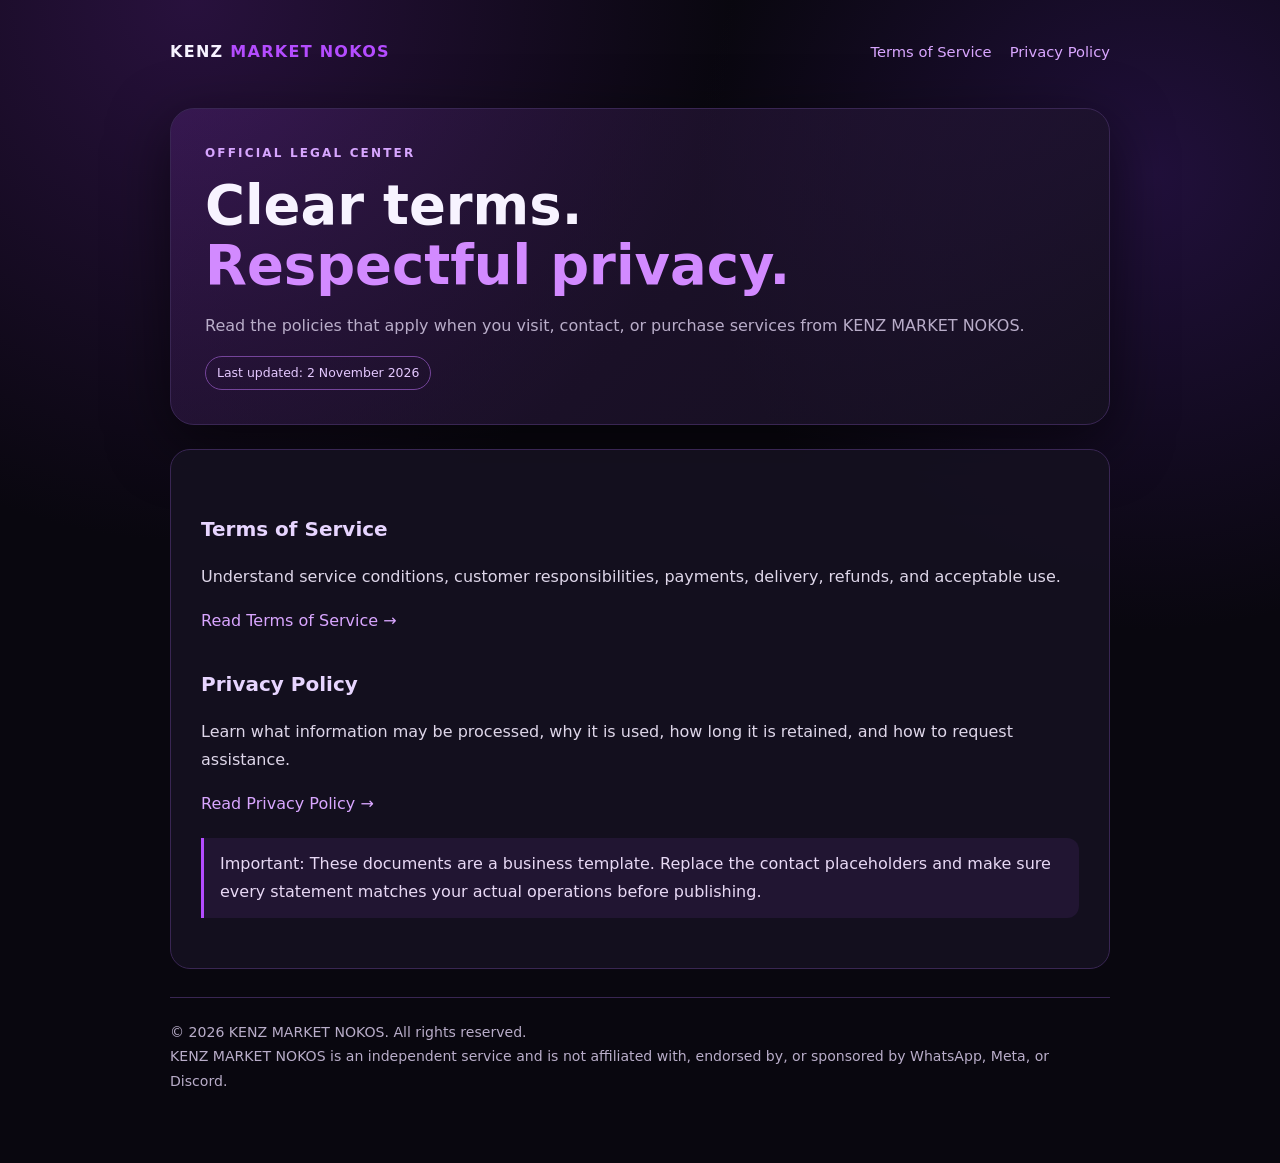
<file: index.html>
<!doctype html>
<html lang="en"><head><meta charset="utf-8"><meta name="viewport" content="width=device-width,initial-scale=1"><meta name="theme-color" content="#09070f"><meta name="description" content="Official legal documents for KENZ MARKET NOKOS."><title>KENZ MARKET NOKOS — Legal</title><link rel="stylesheet" href="style.css"></head>
<body><main class="wrap"><nav><div class="brand">KENZ <span>MARKET NOKOS</span></div><div class="navlinks"><a href="terms.html">Terms of Service</a><a href="privacy.html">Privacy Policy</a></div></nav>
<section class="hero"><div class="eyebrow">Official Legal Center</div><h1>Clear terms.<br><span style="color:#d28aff">Respectful privacy.</span></h1><p class="muted">Read the policies that apply when you visit, contact, or purchase services from KENZ MARKET NOKOS.</p><span class="pill">Last updated: 2 November 2026</span></section>
<section class="content"><h2>Terms of Service</h2><p>Understand service conditions, customer responsibilities, payments, delivery, refunds, and acceptable use.</p><p><a href="terms.html">Read Terms of Service →</a></p><h2>Privacy Policy</h2><p>Learn what information may be processed, why it is used, how long it is retained, and how to request assistance.</p><p><a href="privacy.html">Read Privacy Policy →</a></p><div class="notice">Important: These documents are a business template. Replace the contact placeholders and make sure every statement matches your actual operations before publishing.</div></section>
<footer>© 2026 KENZ MARKET NOKOS. All rights reserved. <br>KENZ MARKET NOKOS is an independent service and is not affiliated with, endorsed by, or sponsored by WhatsApp, Meta, or Discord.</footer></main></body></html>
</file>
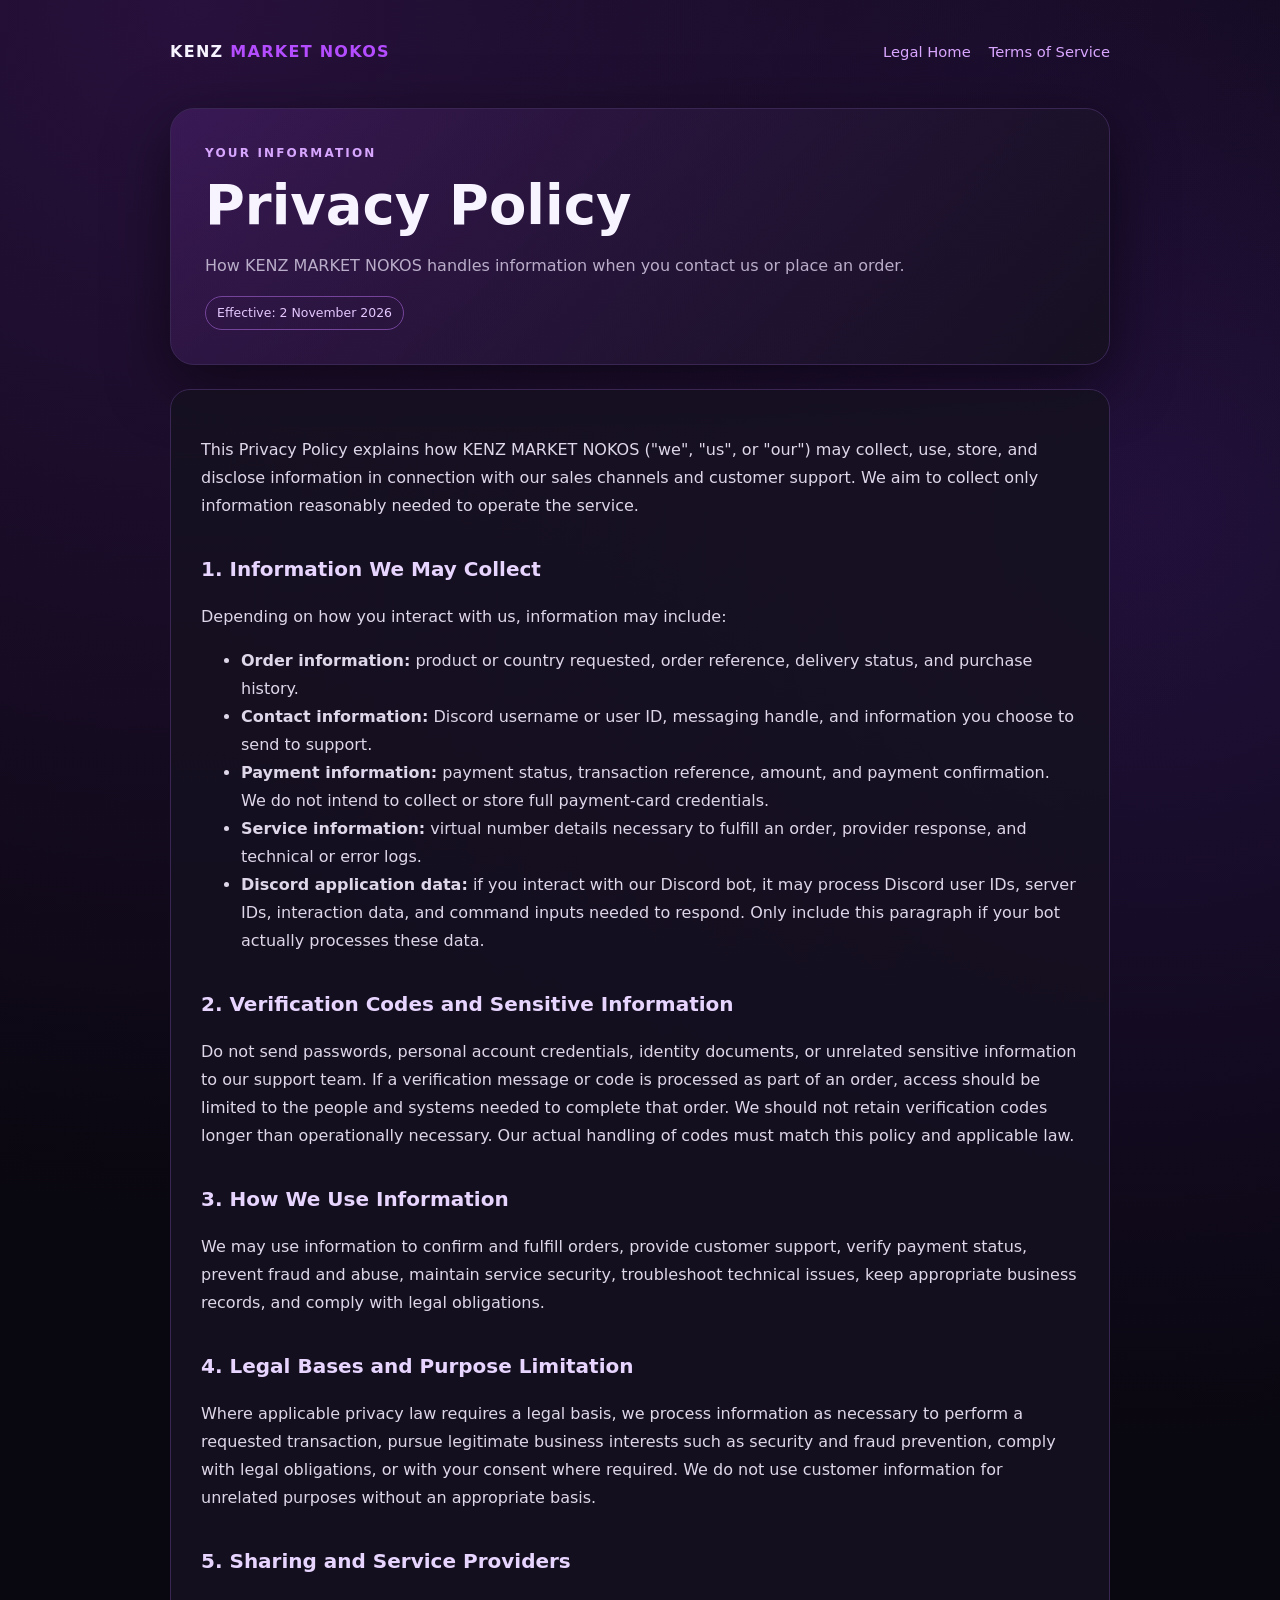
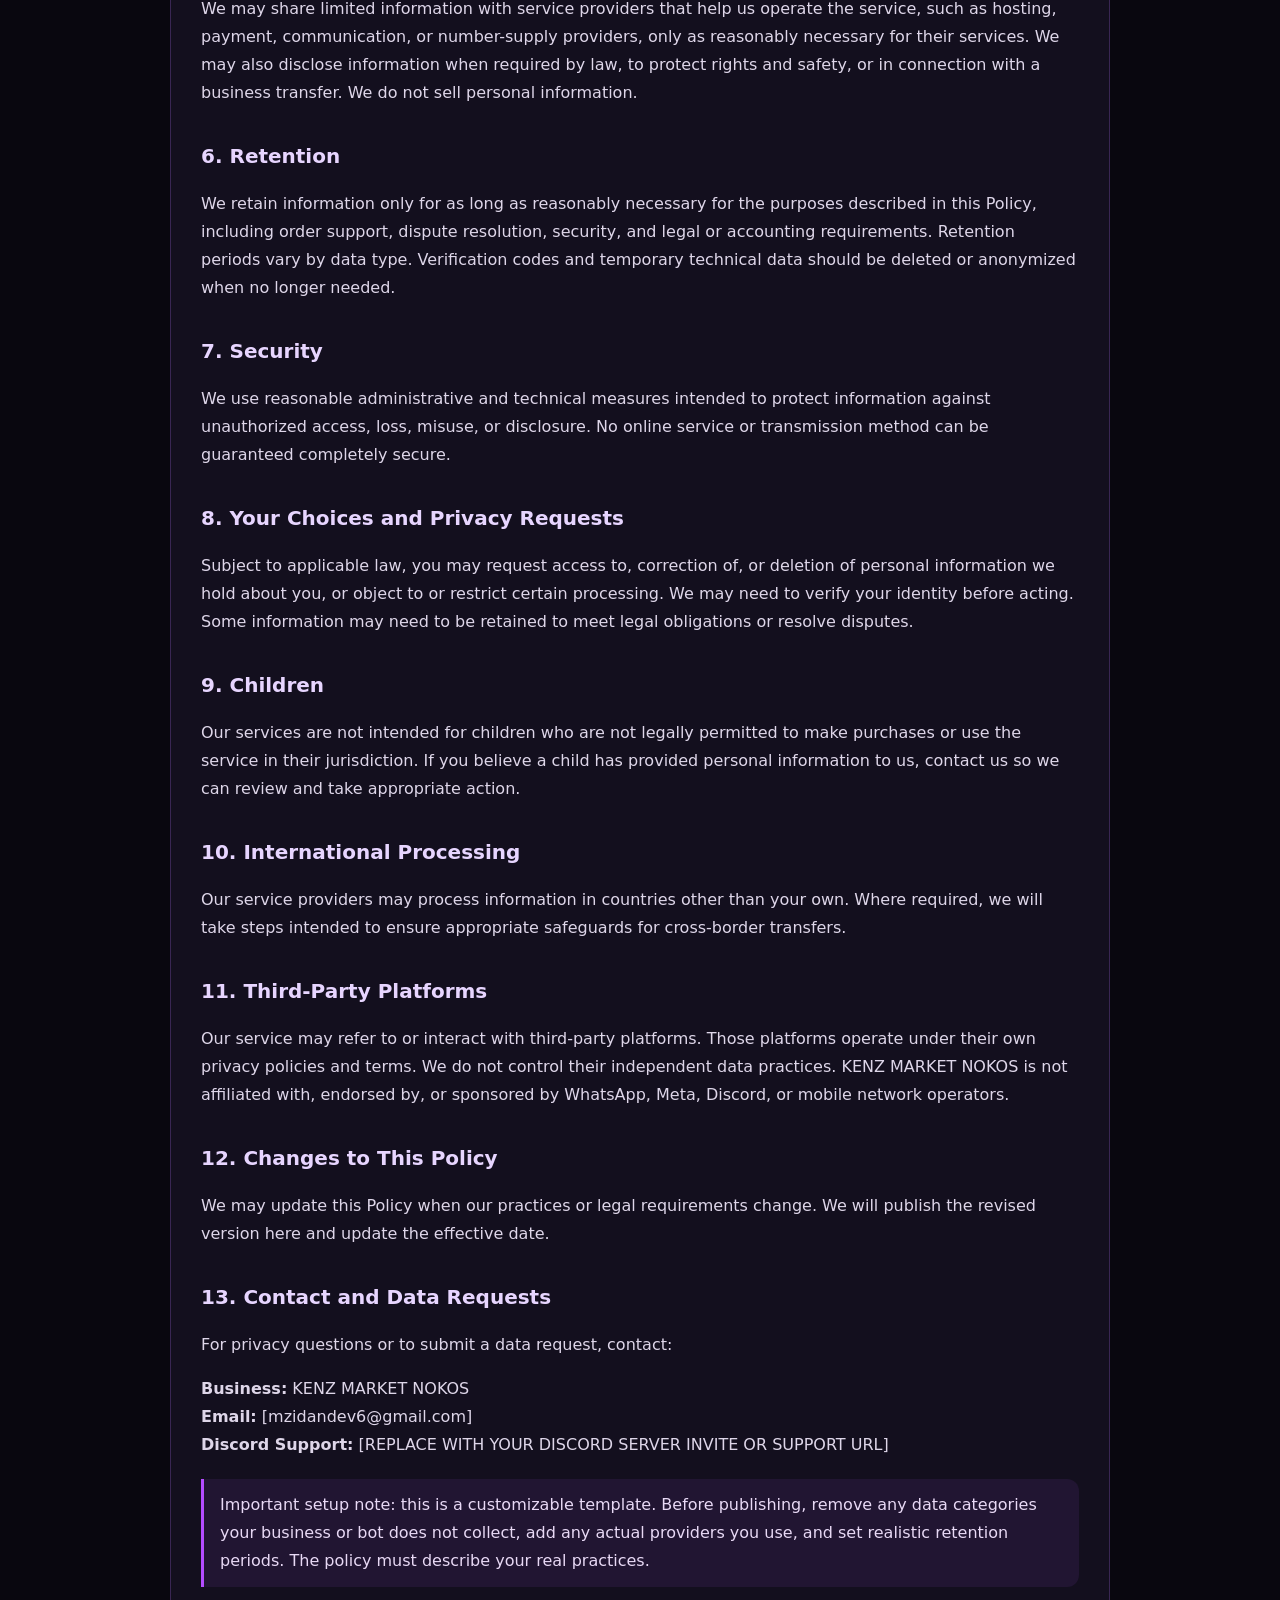
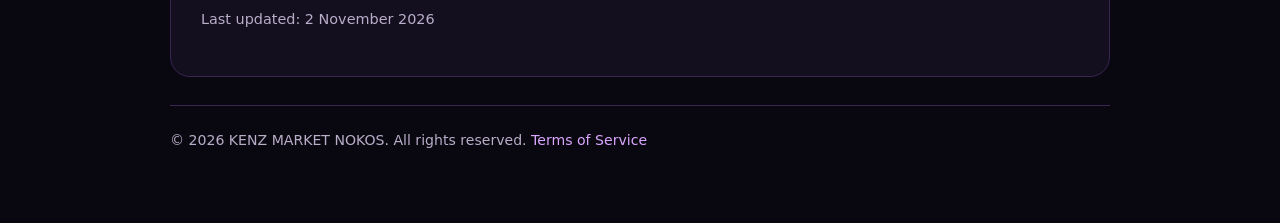
<file: privacy.html>
<!doctype html>
<html lang="en"><head><meta charset="utf-8"><meta name="viewport" content="width=device-width,initial-scale=1"><meta name="description" content="Privacy Policy for KENZ MARKET NOKOS."><title>Privacy Policy — KENZ MARKET NOKOS</title><link rel="stylesheet" href="style.css"></head><body><main class="wrap">
<nav><div class="brand">KENZ <span>MARKET NOKOS</span></div><div class="navlinks"><a href="index.html">Legal Home</a><a href="terms.html">Terms of Service</a></div></nav>
<header class="hero"><div class="eyebrow">Your Information</div><h1>Privacy Policy</h1><p class="muted">How KENZ MARKET NOKOS handles information when you contact us or place an order.</p><span class="pill">Effective: 2 November 2026</span></header>
<article class="content">
<p>This Privacy Policy explains how KENZ MARKET NOKOS ("we", "us", or "our") may collect, use, store, and disclose information in connection with our sales channels and customer support. We aim to collect only information reasonably needed to operate the service.</p>
<h2>1. Information We May Collect</h2><p>Depending on how you interact with us, information may include:</p><ul><li><strong>Order information:</strong> product or country requested, order reference, delivery status, and purchase history.</li><li><strong>Contact information:</strong> Discord username or user ID, messaging handle, and information you choose to send to support.</li><li><strong>Payment information:</strong> payment status, transaction reference, amount, and payment confirmation. We do not intend to collect or store full payment-card credentials.</li><li><strong>Service information:</strong> virtual number details necessary to fulfill an order, provider response, and technical or error logs.</li><li><strong>Discord application data:</strong> if you interact with our Discord bot, it may process Discord user IDs, server IDs, interaction data, and command inputs needed to respond. Only include this paragraph if your bot actually processes these data.</li></ul>
<h2>2. Verification Codes and Sensitive Information</h2><p>Do not send passwords, personal account credentials, identity documents, or unrelated sensitive information to our support team. If a verification message or code is processed as part of an order, access should be limited to the people and systems needed to complete that order. We should not retain verification codes longer than operationally necessary. Our actual handling of codes must match this policy and applicable law.</p>
<h2>3. How We Use Information</h2><p>We may use information to confirm and fulfill orders, provide customer support, verify payment status, prevent fraud and abuse, maintain service security, troubleshoot technical issues, keep appropriate business records, and comply with legal obligations.</p>
<h2>4. Legal Bases and Purpose Limitation</h2><p>Where applicable privacy law requires a legal basis, we process information as necessary to perform a requested transaction, pursue legitimate business interests such as security and fraud prevention, comply with legal obligations, or with your consent where required. We do not use customer information for unrelated purposes without an appropriate basis.</p>
<h2>5. Sharing and Service Providers</h2><p>We may share limited information with service providers that help us operate the service, such as hosting, payment, communication, or number-supply providers, only as reasonably necessary for their services. We may also disclose information when required by law, to protect rights and safety, or in connection with a business transfer. We do not sell personal information.</p>
<h2>6. Retention</h2><p>We retain information only for as long as reasonably necessary for the purposes described in this Policy, including order support, dispute resolution, security, and legal or accounting requirements. Retention periods vary by data type. Verification codes and temporary technical data should be deleted or anonymized when no longer needed.</p>
<h2>7. Security</h2><p>We use reasonable administrative and technical measures intended to protect information against unauthorized access, loss, misuse, or disclosure. No online service or transmission method can be guaranteed completely secure.</p>
<h2>8. Your Choices and Privacy Requests</h2><p>Subject to applicable law, you may request access to, correction of, or deletion of personal information we hold about you, or object to or restrict certain processing. We may need to verify your identity before acting. Some information may need to be retained to meet legal obligations or resolve disputes.</p>
<h2>9. Children</h2><p>Our services are not intended for children who are not legally permitted to make purchases or use the service in their jurisdiction. If you believe a child has provided personal information to us, contact us so we can review and take appropriate action.</p>
<h2>10. International Processing</h2><p>Our service providers may process information in countries other than your own. Where required, we will take steps intended to ensure appropriate safeguards for cross-border transfers.</p>
<h2>11. Third-Party Platforms</h2><p>Our service may refer to or interact with third-party platforms. Those platforms operate under their own privacy policies and terms. We do not control their independent data practices. KENZ MARKET NOKOS is not affiliated with, endorsed by, or sponsored by WhatsApp, Meta, Discord, or mobile network operators.</p>
<h2>12. Changes to This Policy</h2><p>We may update this Policy when our practices or legal requirements change. We will publish the revised version here and update the effective date.</p>
<h2>13. Contact and Data Requests</h2><p>For privacy questions or to submit a data request, contact:</p><p><strong>Business:</strong> KENZ MARKET NOKOS<br><strong>Email:</strong> [mzidandev6@gmail.com]<br><strong>Discord Support:</strong> [REPLACE WITH YOUR DISCORD SERVER INVITE OR SUPPORT URL]</p>
<div class="notice">Important setup note: this is a customizable template. Before publishing, remove any data categories your business or bot does not collect, add any actual providers you use, and set realistic retention periods. The policy must describe your real practices.</div>
<p class="meta">Last updated: 2 November 2026</p></article><footer>© 2026 KENZ MARKET NOKOS. All rights reserved. <a href="terms.html">Terms of Service</a></footer></main></body></html>
</file>
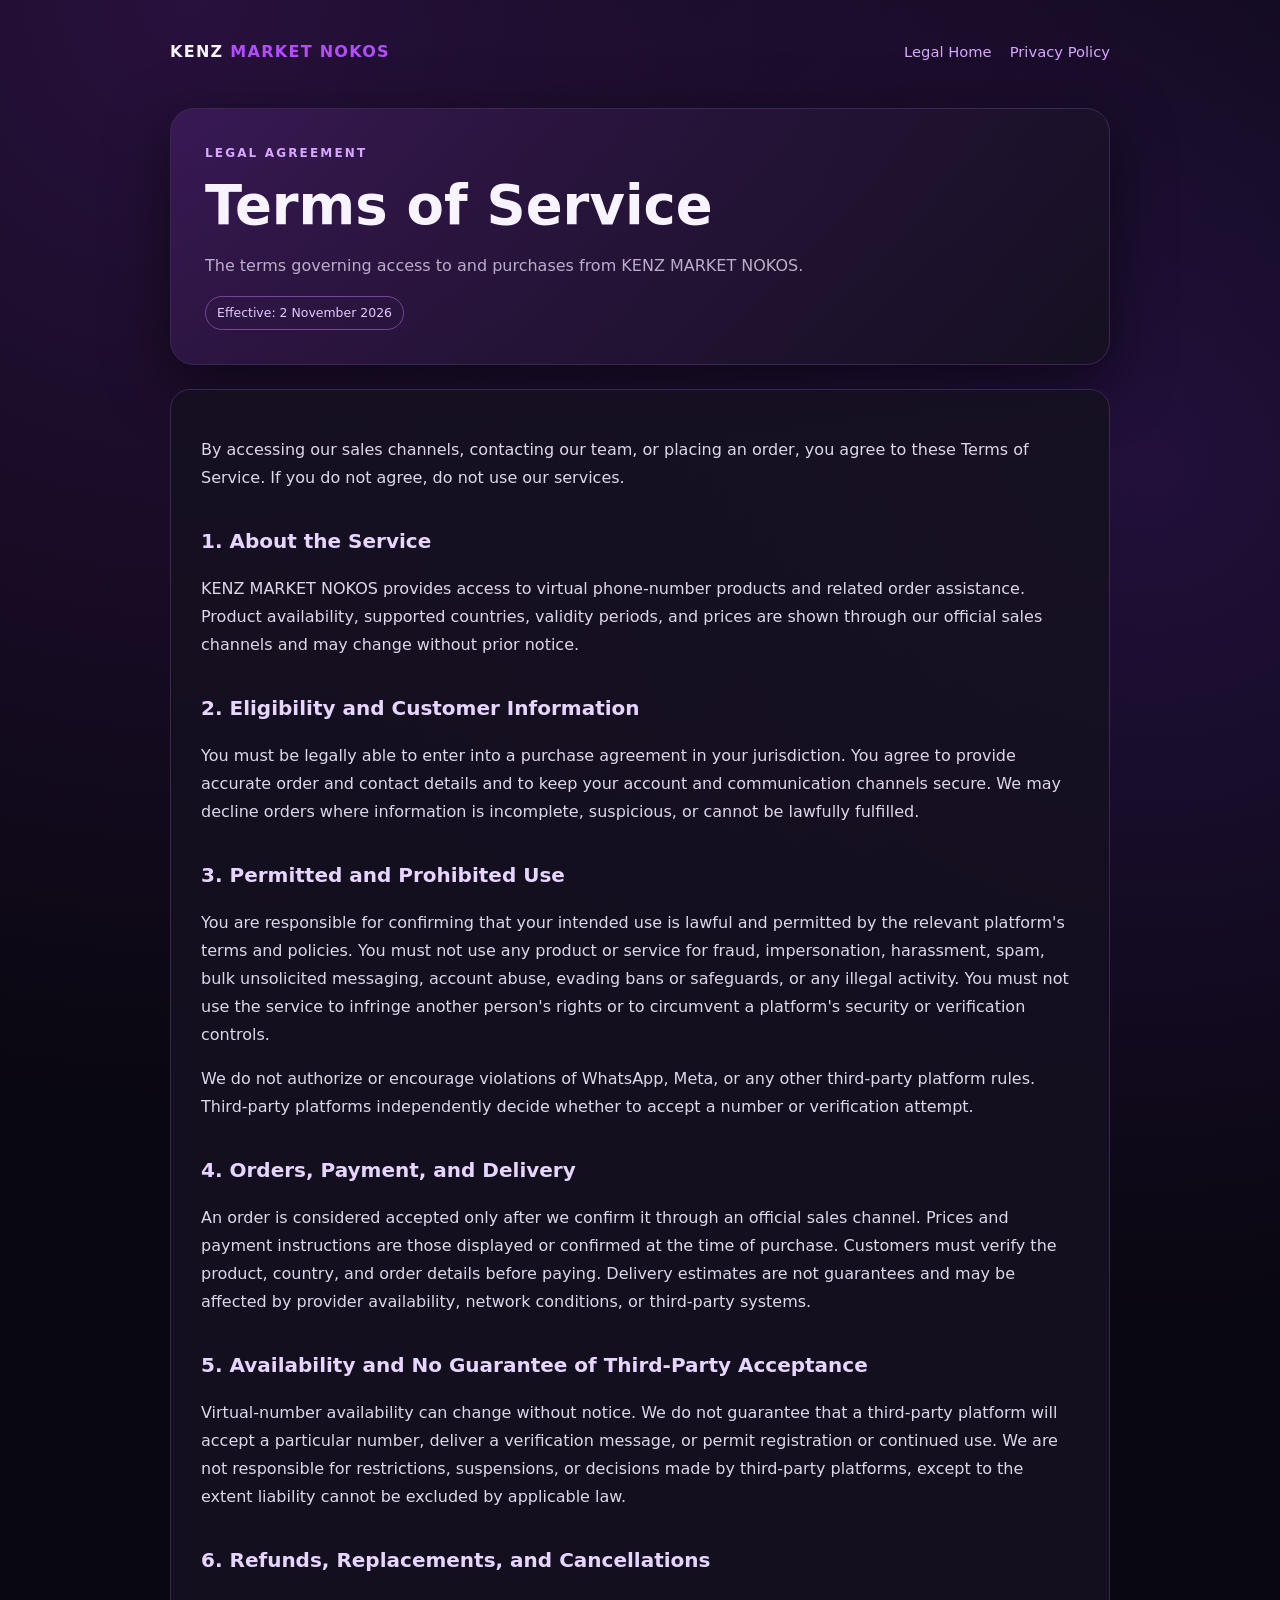
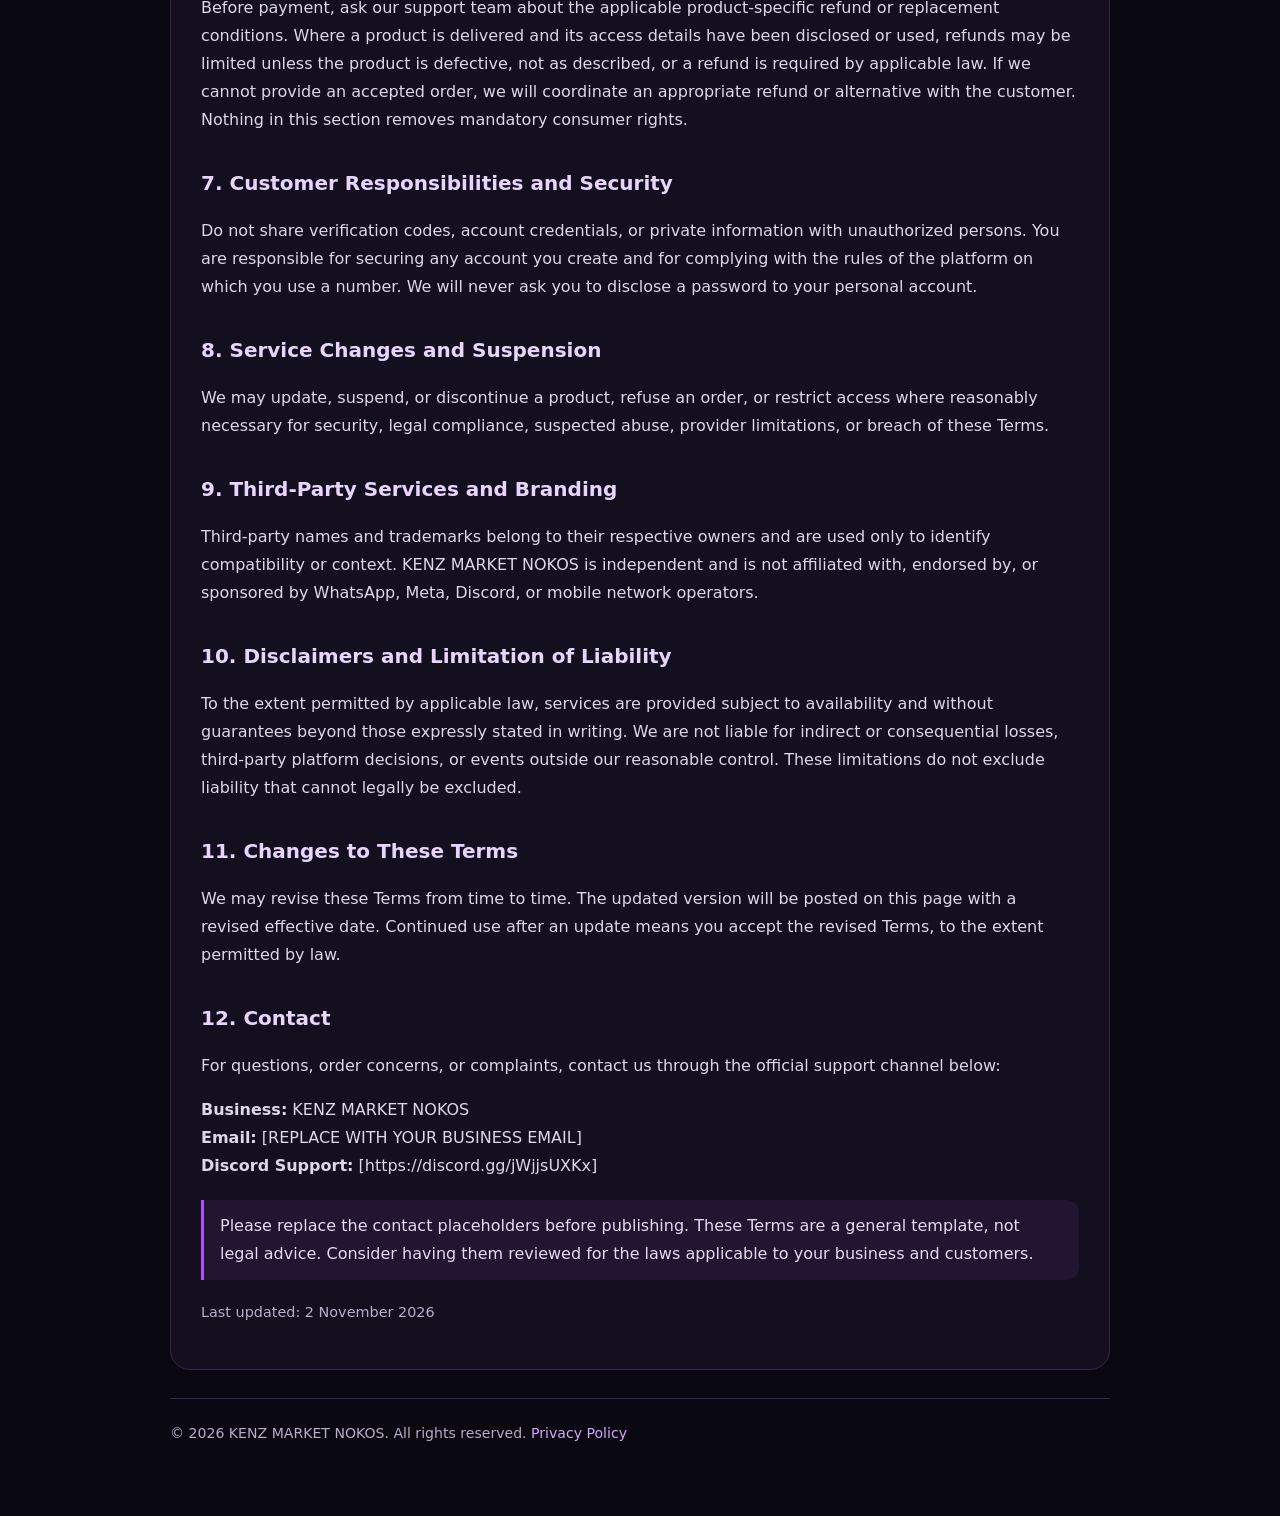
<file: terms.html>
<!doctype html>
<html lang="en"><head><meta charset="utf-8"><meta name="viewport" content="width=device-width,initial-scale=1"><meta name="description" content="Terms of Service for KENZ MARKET NOKOS."><title>Terms of Service — KENZ MARKET NOKOS</title><link rel="stylesheet" href="style.css"></head><body><main class="wrap">
<nav><div class="brand">KENZ <span>MARKET NOKOS</span></div><div class="navlinks"><a href="index.html">Legal Home</a><a href="privacy.html">Privacy Policy</a></div></nav>
<header class="hero"><div class="eyebrow">Legal Agreement</div><h1>Terms of Service</h1><p class="muted">The terms governing access to and purchases from KENZ MARKET NOKOS.</p><span class="pill">Effective: 2 November 2026</span></header>
<article class="content">
<p>By accessing our sales channels, contacting our team, or placing an order, you agree to these Terms of Service. If you do not agree, do not use our services.</p>
<h2>1. About the Service</h2><p>KENZ MARKET NOKOS provides access to virtual phone-number products and related order assistance. Product availability, supported countries, validity periods, and prices are shown through our official sales channels and may change without prior notice.</p>
<h2>2. Eligibility and Customer Information</h2><p>You must be legally able to enter into a purchase agreement in your jurisdiction. You agree to provide accurate order and contact details and to keep your account and communication channels secure. We may decline orders where information is incomplete, suspicious, or cannot be lawfully fulfilled.</p>
<h2>3. Permitted and Prohibited Use</h2><p>You are responsible for confirming that your intended use is lawful and permitted by the relevant platform's terms and policies. You must not use any product or service for fraud, impersonation, harassment, spam, bulk unsolicited messaging, account abuse, evading bans or safeguards, or any illegal activity. You must not use the service to infringe another person's rights or to circumvent a platform's security or verification controls.</p><p>We do not authorize or encourage violations of WhatsApp, Meta, or any other third-party platform rules. Third-party platforms independently decide whether to accept a number or verification attempt.</p>
<h2>4. Orders, Payment, and Delivery</h2><p>An order is considered accepted only after we confirm it through an official sales channel. Prices and payment instructions are those displayed or confirmed at the time of purchase. Customers must verify the product, country, and order details before paying. Delivery estimates are not guarantees and may be affected by provider availability, network conditions, or third-party systems.</p>
<h2>5. Availability and No Guarantee of Third-Party Acceptance</h2><p>Virtual-number availability can change without notice. We do not guarantee that a third-party platform will accept a particular number, deliver a verification message, or permit registration or continued use. We are not responsible for restrictions, suspensions, or decisions made by third-party platforms, except to the extent liability cannot be excluded by applicable law.</p>
<h2>6. Refunds, Replacements, and Cancellations</h2><p>Before payment, ask our support team about the applicable product-specific refund or replacement conditions. Where a product is delivered and its access details have been disclosed or used, refunds may be limited unless the product is defective, not as described, or a refund is required by applicable law. If we cannot provide an accepted order, we will coordinate an appropriate refund or alternative with the customer. Nothing in this section removes mandatory consumer rights.</p>
<h2>7. Customer Responsibilities and Security</h2><p>Do not share verification codes, account credentials, or private information with unauthorized persons. You are responsible for securing any account you create and for complying with the rules of the platform on which you use a number. We will never ask you to disclose a password to your personal account.</p>
<h2>8. Service Changes and Suspension</h2><p>We may update, suspend, or discontinue a product, refuse an order, or restrict access where reasonably necessary for security, legal compliance, suspected abuse, provider limitations, or breach of these Terms.</p>
<h2>9. Third-Party Services and Branding</h2><p>Third-party names and trademarks belong to their respective owners and are used only to identify compatibility or context. KENZ MARKET NOKOS is independent and is not affiliated with, endorsed by, or sponsored by WhatsApp, Meta, Discord, or mobile network operators.</p>
<h2>10. Disclaimers and Limitation of Liability</h2><p>To the extent permitted by applicable law, services are provided subject to availability and without guarantees beyond those expressly stated in writing. We are not liable for indirect or consequential losses, third-party platform decisions, or events outside our reasonable control. These limitations do not exclude liability that cannot legally be excluded.</p>
<h2>11. Changes to These Terms</h2><p>We may revise these Terms from time to time. The updated version will be posted on this page with a revised effective date. Continued use after an update means you accept the revised Terms, to the extent permitted by law.</p>
<h2>12. Contact</h2><p>For questions, order concerns, or complaints, contact us through the official support channel below:</p><p><strong>Business:</strong> KENZ MARKET NOKOS<br><strong>Email:</strong> [REPLACE WITH YOUR BUSINESS EMAIL]<br><strong>Discord Support:</strong> [https://discord.gg/jWjjsUXKx]</p>
<div class="notice">Please replace the contact placeholders before publishing. These Terms are a general template, not legal advice. Consider having them reviewed for the laws applicable to your business and customers.</div>
<p class="meta">Last updated: 2 November 2026</p></article><footer>© 2026 KENZ MARKET NOKOS. All rights reserved. <a href="privacy.html">Privacy Policy</a></footer></main></body></html>
</file>
<file: style.css>
:root{color-scheme:dark;--bg:#09070f;--panel:#151020;--panel2:#1d1530;--text:#f7f3ff;--muted:#b9adc9;--purple:#b44cff;--pink:#e36cff;--line:#392653}
*{box-sizing:border-box}body{margin:0;background:radial-gradient(circle at 15% 0%,#28113d 0,transparent 34%),radial-gradient(circle at 90% 15%,#21103b 0,transparent 30%),var(--bg);color:var(--text);font:16px/1.75 Inter,ui-sans-serif,system-ui,-apple-system,Segoe UI,Roboto,Arial,sans-serif}
a{color:#d9a6ff;text-decoration:none}a:hover{text-decoration:underline}.wrap{width:min(940px,calc(100% - 32px));margin:0 auto;padding:38px 0 70px}
nav{display:flex;justify-content:space-between;align-items:center;gap:16px;margin-bottom:42px}.brand{font-weight:900;letter-spacing:.08em}.brand span{color:var(--purple)}.navlinks{display:flex;gap:18px;flex-wrap:wrap;font-size:.92rem}
.hero{padding:34px;border:1px solid var(--line);border-radius:24px;background:linear-gradient(135deg,rgba(180,76,255,.14),rgba(21,16,32,.94));box-shadow:0 18px 60px #0008;margin-bottom:24px}
.eyebrow{color:#d7a6ff;text-transform:uppercase;letter-spacing:.18em;font-size:.75rem;font-weight:800}h1{font-size:clamp(2rem,6vw,3.4rem);line-height:1.1;margin:12px 0}h2{font-size:1.25rem;margin:32px 0 8px;color:#e7d5ff}p,li{color:#ded6e9}.muted,.meta{color:var(--muted)}.meta{font-size:.9rem}
.content{padding:30px;border:1px solid var(--line);border-radius:20px;background:rgba(21,16,32,.88)}.notice{border-left:3px solid var(--purple);padding:12px 16px;background:#211532;border-radius:0 12px 12px 0;color:#e8d9f5;margin:20px 0}
footer{margin-top:28px;padding-top:22px;border-top:1px solid var(--line);color:var(--muted);font-size:.88rem}.pill{display:inline-block;padding:5px 11px;border:1px solid #74449a;border-radius:999px;color:#e4c8ff;font-size:.78rem}
@media(max-width:600px){.hero,.content{padding:22px}.wrap{padding-top:22px}nav{align-items:flex-start;flex-direction:column}}
</file>
